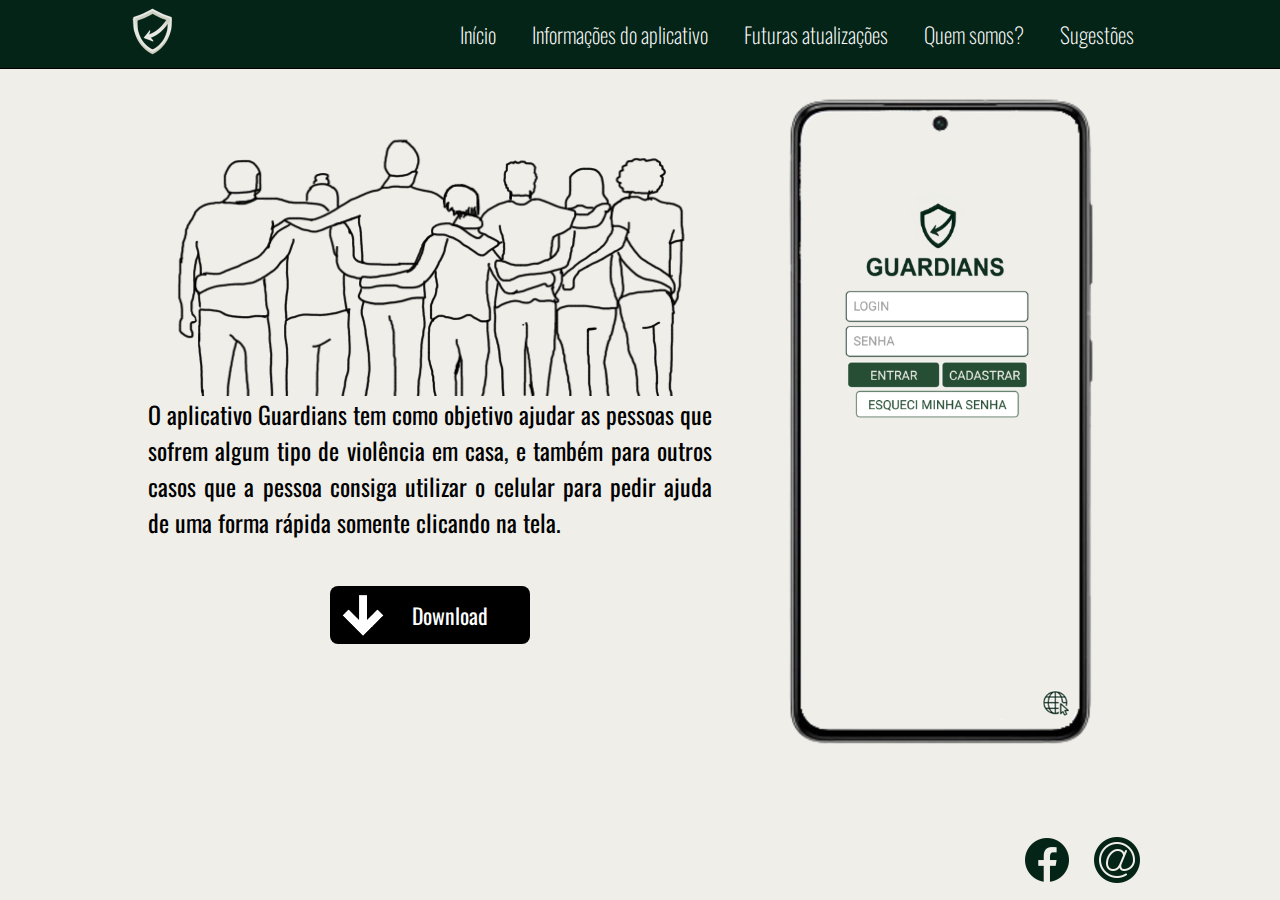
<file: index.html>
<!DOCTYPE html>
<html>
<head>
    <meta charset="UTF-8">
    <meta http-equiv="X-UA-Compatible" content="IE=edge">
    <meta name="viewport" content="width=device-width, initial-scale=1.0">
    <link rel="stylesheet" href="css/theme.css">
    <link rel="stylesheet" href="css/mediaquery.css">
    <link rel="stylesheet" href="css/mediaquerymain.css">
    <title>Guardians app | HOME</title>
</head>
<body>
    <header class="header">
        <div class='row content spaced-items'>
            <div class="left">
                <a href="/"><img src="assets/logo-clara.png" id="logo"/></a>
            </div>
            <div class="right">
                <ul id="menu-bar">
                    <li><a href="/">Início</a></li>
                    <li><a href="/info/index.html">Informações do aplicativo</a></li>
                    <li><a href="/futurasAtt/index.html">Futuras atualizações</a></li>
                    <li><a href="/quemsomos/index.html">Quem somos?</a></li>
                    <li><a href="/sobre/index.html">Sugestões</a></li>
                </ul>
            </div>
        </div>
    </header>

    <section class="download-section gradient">
        <div class="content row">
            <div class="left">
                <img src="assets/bg.png">
                <p class="app-description">
                    O aplicativo Guardians tem como objetivo ajudar as pessoas que sofrem algum tipo de violência em casa, e também para outros casos que a pessoa consiga utilizar o celular para pedir ajuda de uma forma rápida somente clicando na tela.
                </p>

                <div class="row center" onclick="download()">    
                    <p>
                        <div class="black-button">
                            <img class="download-button" src="assets/seta.png">
                            <label class="white">Download</label>
                        </div>
                    </p>
                </div>



            </div>
            <div class='right'>
                <img class="cellphone-print"src="assets/cellphone.png" alt="Guardians"/>
            </div>
        </div>

    </section>

    <footer class="footer">
        <div class="content footer-content">
            <a href='https://www.facebook.com/profile.php?id=100074591233028' target="_blank"><img  class="social-media-icon" src='assets/facebook.png'></a>
            <a href='mailto:guardians.aplicativo@gmail.com?Subject=Sugestão de melhoria' target="_blank"><img class="social-media-icon" src='assets/email.png'></a>
        </div>
    </footer>
    <script src="js/redirects.js"></script>
</body>
</html>
</file>
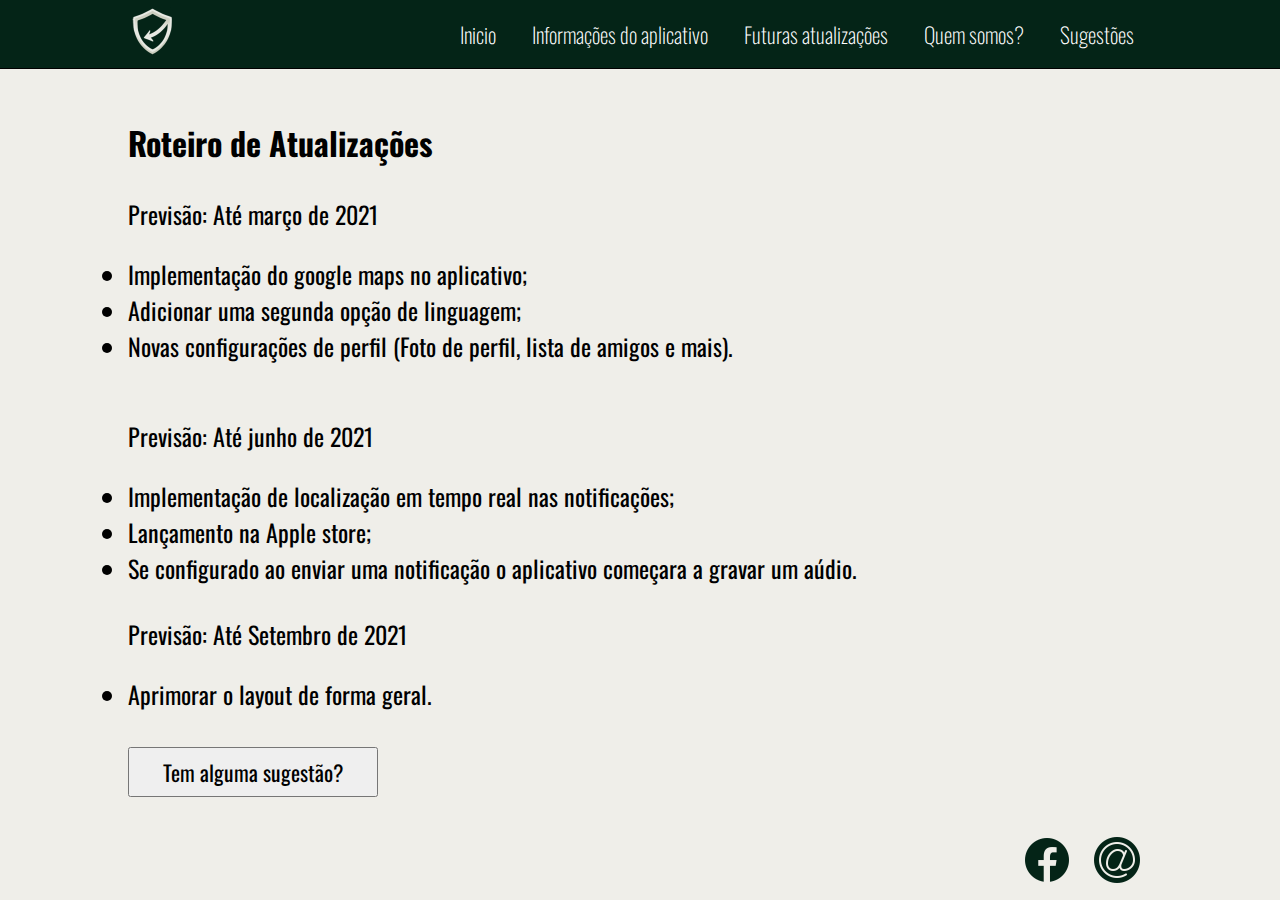
<file: futurasAtt/index.html>
<!DOCTYPE html>
<html lang="en">
<head>
    <meta charset="UTF-8">
    <meta http-equiv="X-UA-Compatible" content="IE=edge">
    <meta name="viewport" content="width=device-width, initial-scale=1.0">
    <link rel="stylesheet" href="../css/theme.css">
    <link rel="stylesheet" href="../css/mediaquery.css">
    <script src="../js/redirects.js"></script>
    <title>Guardians app | Futuras Atualizações</title>
</head>
<body>
    <header class="header">
        <div class='row content spaced-items'>
            <div class="left">
                <a href="/"><img src="../assets/logo-clara.png" id="logo"/></a>
            </div>
            <div class="right">
                <ul id="menu-bar">
                    <li><a href="/">Inicio</a></li>
                    <li><a href="/info/index.html">Informações do aplicativo</a></li>
                    <li><a href="/futurasAtt/index.html">Futuras atualizações</a></li>
                    <li><a href="/quemsomos/index.html">Quem somos?</a></li>
                    <li><a href="/sobre/index.html">Sugestões</a></li>
                </ul>
            </div>
        </div>
    </header>

    <section class="gradient att-section">
        <div class="content">
            <h1 class="titulo">Roteiro de Atualizações</h1>
            <p>Previsão: Até março de 2021</p>
            <br>
            <ul>
                <li>Implementação do google maps no aplicativo;</li>
                <li>Adicionar uma segunda opção de linguagem;</li>
                <li>Novas configurações de perfil (Foto de perfil, lista de amigos e mais).</li>
            </ul>
            <br>
            <p>Previsão: Até junho de 2021</p>
            <br>
            <ul>
                <li>Implementação de localização em tempo real nas notificações;</li>
                <li>Lançamento na Apple store;</li>
                <li>Se configurado ao enviar uma notificação o aplicativo começara a gravar um aúdio.</li>
            </ul>

            <p>Previsão: Até Setembro de 2021</p>
            <br>
            <ul>
                <li>Aprimorar o layout de forma geral.</li>
            </ul>

            <input type="button" value="Tem alguma sugestão?" onclick="redirectSugestoes()">

        </div>
    </section>

    <footer class="footer">
        <div class="content footer-content">
            <a href='http://www.facebook.com.br' target="_blank"><img  class="social-media-icon" src='../assets/facebook.png'></a>
            <a href='mailto:guardians.aplicativo@gmail.com?Subject=Sugestão de melhoria' target="_blank"><img class="social-media-icon" src='../assets/email.png'></a>
        </div>
    </footer>
</body>
</html>
</file>
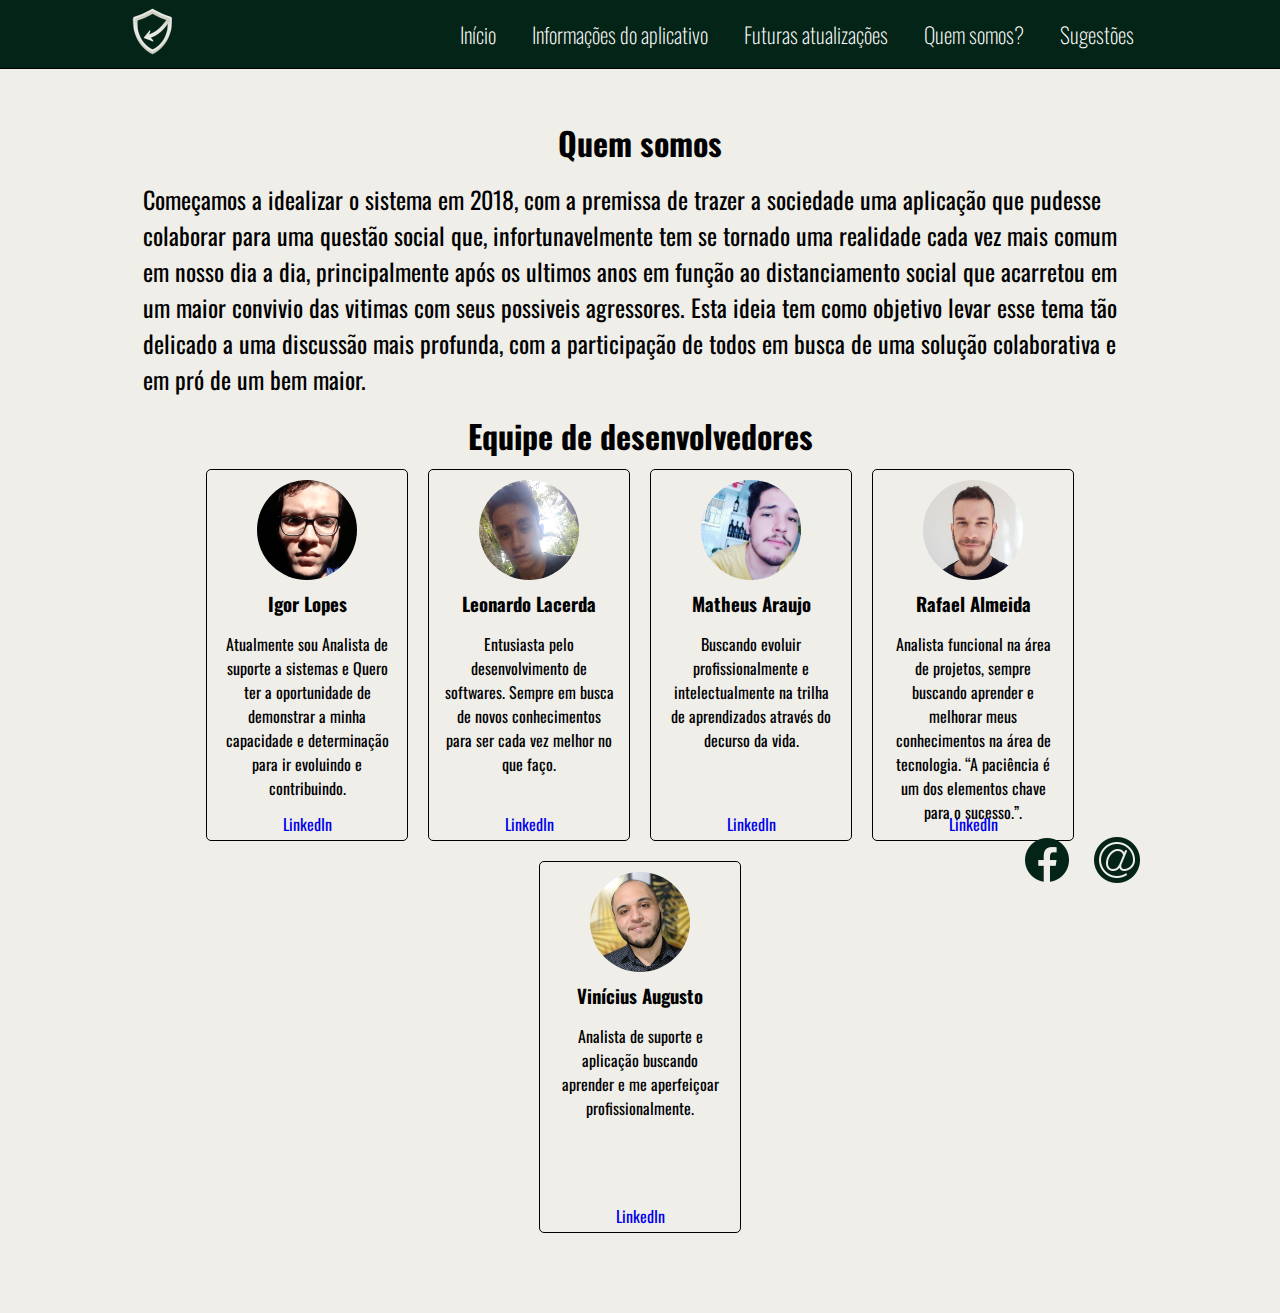
<file: quemsomos/index.html>
<!DOCTYPE html>
<html lang="en">
<head>
    <meta charset="UTF-8">
    <meta http-equiv="X-UA-Compatible" content="IE=edge">
    <meta name="viewport" content="width=device-width, initial-scale=1.0">
    <link rel="stylesheet" href="../css/theme.css">
    <link rel="stylesheet" href="../css/mediaquery.css">
    <title>Guardians app | Quem Somos</title>
</head>
<body>
    <header class="header">
        <div class='row content spaced-items'>
            <div class="left">
                <a href="/"><img src="../assets/logo-clara.png" id="logo"/></a>
            </div>
            <div class="right">
                <ul id="menu-bar">
                    <li><a href="/">Início</a></li>
                    <li><a href="/info/index.html">Informações do aplicativo</a></li>
                    <li><a href="/futurasAtt/index.html">Futuras atualizações</a></li>
                    <li><a href="/quemsomos/index.html">Quem somos?</a></li>
                    <li><a href="/sobre/index.html">Sugestões</a></li>
                </ul>
            </div>
        </div>
    </header>

    <section class="gradient section-whoarewe">
        <div class="content">

            <h1 class="titulo">Quem somos</h1>
            <p class="texto">Começamos a idealizar o sistema em 2018, com a premissa de trazer a sociedade uma aplicação que
                pudesse colaborar para uma questão social que, infortunavelmente tem se tornado uma realidade cada vez mais comum 
                em nosso dia a dia, principalmente após os ultimos anos em função ao distanciamento social que acarretou em um maior
                convivio das vitimas com seus possiveis agressores. Esta ideia tem como objetivo levar esse tema tão delicado a uma 
                discussão mais profunda, com a participação de todos em busca de uma solução colaborativa e em pró de um bem maior.
            </p>

            <h1 class="titulo">Equipe de desenvolvedores</h1>
            <div id="profiles">

                <div class="profile">
                    <img src="../assets/IgorLopes.png">
                    <h3>Igor Lopes</h3>
                    <p>Atualmente sou Analista de suporte a sistemas e Quero ter a oportunidade de demonstrar a minha capacidade e determinação para ir evoluindo e contribuindo.</p>
                    <a target="_blank" href="https://www.linkedin.com/in/igor-lopes-/">LinkedIn</a>
                </div>

                <div class="profile">
                    <img src="../assets/LeonardoLacerda.png">
                    <h3>Leonardo Lacerda</h3>
                    <p>Entusiasta pelo desenvolvimento de softwares. Sempre em busca de novos conhecimentos para ser cada vez melhor no que faço.</p>
                    <a target="_blank" href="https://www.linkedin.com/in/leonardo-pinheiro-lacerda-343768156/">LinkedIn</a>
                </div>

                <div class="profile">
                    <img src="../assets/MatheusAraujo.jpg">
                    <h3>Matheus Araujo</h3>
                    <p>Buscando evoluir profissionalmente e intelectualmente na trilha de aprendizados através do decurso da vida.</p>
                    <a target="_blank" href="https://www.linkedin.com/in/matheus-ara%C3%BAjo-281070185/">LinkedIn</a>
                </div>

                <div class="profile">
                    <img src="../assets/RafaelAlmeida.png">
                    <h3>Rafael Almeida</h3>
                    <p>Analista funcional na área de projetos, sempre buscando aprender e melhorar meus conhecimentos na área de tecnologia. 
                        “A paciência é um dos elementos chave para o sucesso.”.</p>
                    <a target="_blank" href="https://www.linkedin.com/in/rafael-almeida-da-silva-3089581b7/">LinkedIn</a>
                </div>

                <div class="profile">
                    <img src="../assets/ViniciusAugusto.png">
                    <h3>Vinícius Augusto</h3>
                    <p>Analista de suporte e aplicação buscando aprender e me aperfeiçoar profissionalmente.</p>
                    <a target="_blank" href="https://www.linkedin.com/in/viníciusvicente">LinkedIn</a>
                </div>

            </div>
        </div>
    </section>

    <footer class="footer">
        <div class="content footer-content">
            <a href='https://www.facebook.com/profile.php?id=100074591233028' target="_blank"><img  class="social-media-icon" src='../assets/facebook.png'></a>
            <a href='mailto:guardians.aplicativo@gmail.com?Subject=Sugestão de melhoria' target="_blank"><img class="social-media-icon" src='../assets/email.png'></a>
        </div>
    </footer>
</body>
</html>
</file>
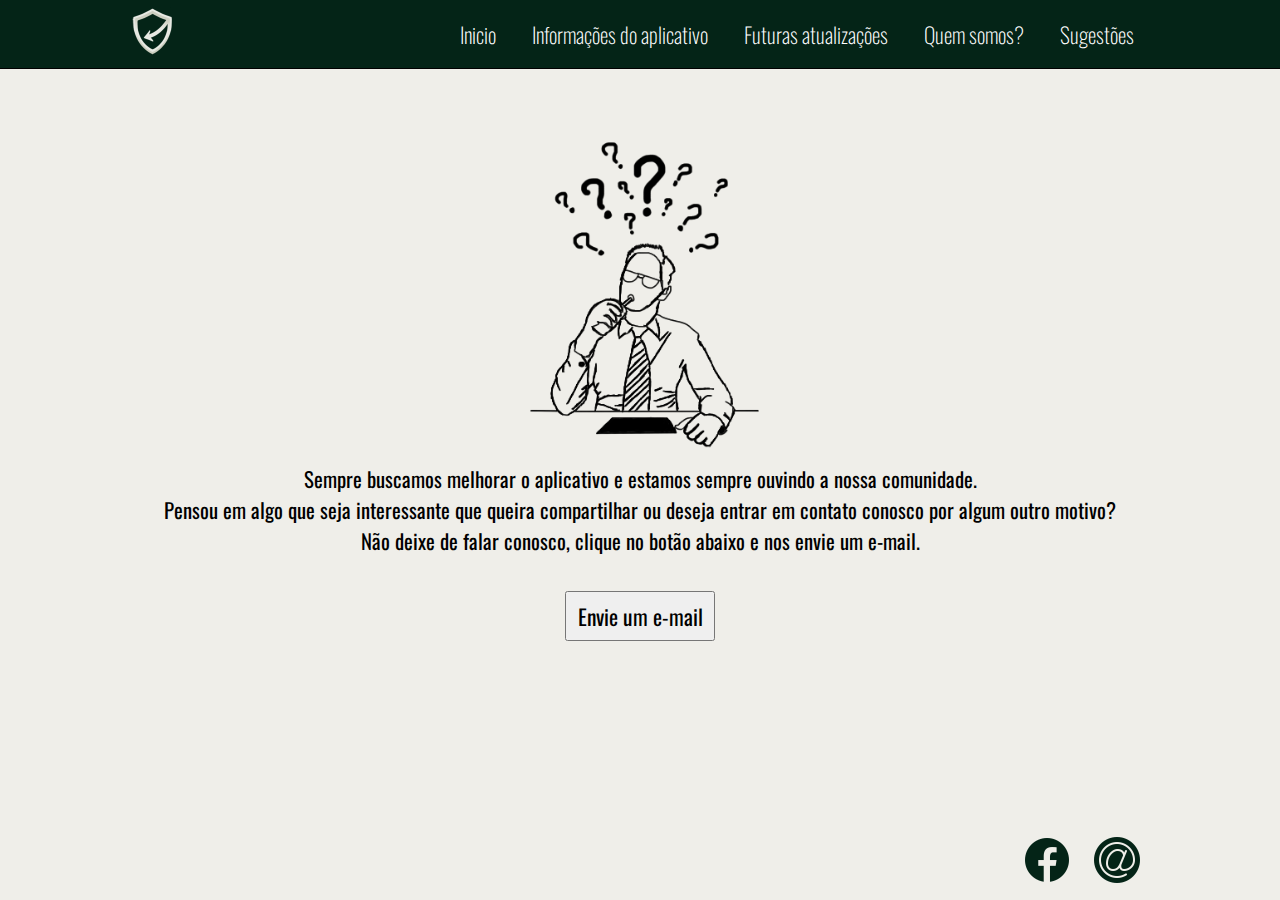
<file: sobre/index.html>
<!DOCTYPE html>
<html lang="en">
<head>
    <meta charset="UTF-8">
    <meta http-equiv="X-UA-Compatible" content="IE=edge">
    <meta name="viewport" content="width=device-width, initial-scale=1.0">
    <link rel="stylesheet" href="../css/theme.css">
    <link rel="stylesheet" href="../css/mediaquery.css">
    <script src="../js/redirects.js"></script>
    <title>Guardians app | Sugestões</title>
</head>
<body>
    <header class="header">
        <div class='row content spaced-items'>
            <div class="left">
                <a href="/"><img src="../assets/logo-clara.png" id="logo"/></a>
            </div>
            <div class="right">
                <ul id="menu-bar">
                    <li><a href="/">Inicio</a></li>
                    <li><a href="/info/index.html">Informações do aplicativo</a></li>
                    <li><a href="/futurasAtt/index.html">Futuras atualizações</a></li>
                    <li><a href="/quemsomos/index.html">Quem somos?</a></li>
                    <li><a href="/sobre/index.html">Sugestões</a></li>
                </ul>
            </div>
        </div>
    </header>

    <section class="gradient sobre-section">
        <div class="content">
            <img src="../assets/duvida.png" id="questionguy">
            <p>Sempre buscamos melhorar o aplicativo e estamos sempre ouvindo a nossa comunidade.</p>
            <p>Pensou em algo que seja interessante que queira compartilhar ou deseja entrar em contato conosco por algum outro motivo?</p>
            <p>Não deixe de falar conosco, clique no botão abaixo e nos envie um e-mail.</p>
            <input type="button" value="Envie um e-mail" onclick="redirectSendEmail()">
        </div>
    </section>

    <footer class="footer">
        <div class="content footer-content">
            <a href='http://www.facebook.com.br' target="_blank"><img  class="social-media-icon" src='../assets/facebook.png'></a>
            <a href='mailto:guardians.aplicativo@gmail.com?Subject=Sugestão de melhoria' target="_blank"><img class="social-media-icon" src='../assets/email.png'></a>
        </div>
    </footer>
</body>
</html>
</file>
<file: css/theme.css>
@import url('https://fonts.googleapis.com/css2?family=Oswald:wght@200;400&display=swap');


:root{
    --bodycolor : #efeee9;
    --primary : #042417;
    --highlight : rgb(94, 119, 96);
    --primaryfont : white;
    --highlightfont: white;
}

*{
    margin: 0px;
    padding: 0px;
    font-family: 'Oswald', sans-serif;
}

a:link, a:active{
    text-decoration: none;
}

body{
    background-color: var(--bodycolor);
    padding-bottom: 70px;
}

.content{
    width: 80%;
    max-width: 1300px;
    margin: 0 auto;
}

.header {
    background-color: var(--primary);
    justify-content: center;
    border-bottom: 1px solid black;
}

#menu-bar{
    display: flex;
    flex-direction: row;
    list-style: none;
}

#menu-bar li {
    color: var(--primaryfont);
    padding: 18px;
    font-size: 1.35rem;
    text-align: center;
    align-items: center;
    display: flex;
    cursor:pointer
}

#menu-bar li a{
    color: var(--primaryfont);
    text-decoration: none;
    font-weight: 200 !important;
}

#menu-bar li:hover{
    color: var(--highlightfont);
    background-color: var(--highlight);
    border-radius: 5px;
    font-size: 1.35rem;
}

.row{
    display: flex;
    flex-direction: row;
}

.spaced-items{
    justify-content: space-between;
    align-items: center;
}

#logo{
    width:50px
}

.social-media-icon{
    width:50px;
    padding: 10px;
}

.social-media-icon:hover{
   background-color: var(--primary);
}

.footer{
    position: fixed;
    bottom: 0px;
    width: 100%;
}

.footer-content{
    display:flex;
    justify-content: flex-end;
}

.download-section {
    height: 500px;
    display: flex;
    flex-direction: column;
    margin-top: 25px;
}

.download-section .right{
    display: flex;
    flex-direction: row;
    justify-content: center;
    width: 40%;
}

.download-section .left{
    display: flex;
    flex-direction: column;
    width: 59%;
    height: inherit;
}
.download-button{
    height: 50px;
    margin: 4px;
    margin-left: -12px;
}

.black-button{
    background-color: black;
    height: 58px;
    width: 200px;
    border-radius: 8px;
    margin-top: 16px;
    display: flex;
    align-items: center;;
}

.black-button label {
    font-size: 1.36rem;
    cursor: pointer;
}

.googleplay{
    height: 90px;
}

.center{
    display: flex;
    align-self: center;
}

.cellphone-print{
    height: 650px;
    width: auto;
    align-self: center;
}

.white {
    color: white;
}

.app-description {
    text-align: justify;
    font-size: 1.5rem;
    margin: 20px;
    margin-top: 0px;
    margin-bottom: 30px;
}

.sobre-section, .section-whoarewe{
    display: flex;
}

.sobre-section .content, .section-whoarewe .content{
    margin-top: 50px;
    display:flex;
    flex-direction: column;
    align-items: center
}

.sobre-section .content input{
    margin-top: 35px;
    font-size: 1.35rem;
    height: 50px;
    width: 150px
}

.att-section .content input{
    margin-top: 35px;
    font-size: 1.35rem;
    height: 50px;
    width: 250px
}

.sobre-section p {
    font-size: 1.3rem;
}

.titulo{
    font-size: 2rem;
}

.texto{
    margin: 15px;
    font-size: 1.5rem;
}


#profiles{
    display:flex;
    flex-wrap: wrap;
    flex-direction: row;
    justify-content: center;
}

.profile{
    position:relative;
    border: 1px solid black;
    border-radius: 5px;
    height: 370px;
    width: 200px;
    display: flex;
    align-items: center;
    flex-direction: column;
    margin: 10px
}

.profile img{
    width: 100px;
    height: 100px;
    border-radius: 50px;
    margin: 10px;
}

.profile a{
    position: absolute;
    bottom: 4px;
}

.profile p {
    margin: 15px;
    text-align: center;
}

.att-section .content{
    padding-top: 50px;
    display:flex;
    flex-direction: column;
    align-items: left;
}

.att-section .content p, .att-section .content h1, .att-section .content ul li{
    width:fit-content;
} 

.att-section .content h1 {
    font-size: 2rem;
}

.att-section .content p {
    margin-top: 30px;
}

.att-section .content p, .att-section .content ul li {
    font-size: 1.5rem;
}

.info-section .content{
    padding-top: 50px;
    display:flex;
    flex-direction: column;
    align-items: center;
}

.info-section .content h1{
    width: fit-content;
    font-size: 2rem;
}

.info-section .content p {
    margin-top: 30px;
    font-size: 1.5rem;
}

#questionguy{
    width: 500px;
}
</file>
<file: css/mediaquery.css>
@media(max-width: 850px) {
    .header div{
        flex-direction: column;
    }

    #menu-bar li a {
        font-size: 15px;
    }

    #menu-bar li{
        padding: 10px;
    }

    #logo{
        margin-top: 15px;
        width:75px
    }

    .social-media-icon{
        width:40px;
        padding: 3px;
    }

    p{
        font-size: 1rem !important;
    }

    h1{
        font-size: 1.1rem !important;
    }
    
    ul li{
        font-size: 1rem !important;
    }

    .att-section .content input {
        font-size: 1rem !important;
        width:150px
    }

}

@media(max-width: 340px) {
    #menu-bar li a {
        font-size: 13px;
    }

    #menu-bar li{
        padding: 7px;
    }

    p{
        font-size: 1rem !important;
    }

    h1{
        font-size: 1.1rem !important;
    }
    
    ul li{
        font-size: 1rem !important;
    }

    .att-section .content input {
        font-size: 1rem !important;
        width:150px
    }

}
</file>
<file: css/mediaquerymain.css>
@media(max-width: 850px) {
    .download-section .content{
        flex-direction: column;
    }

    .download-section .content .left{
        width:100%;
        margin-top: 30px;
        margin-bottom: 100px;
    }

    .download-section .content .right{
       display: none;
    }

    .black-button{
        height: 26px;
        width: 125px;
        border-radius: 4px;
        margin-top: 16px;
    }
    
    .black-button label {
        font-size: 1rem;
    }

    .download-button{
        height: 20px;
        margin: 4px;
    }


}

@media(max-width: 340px) {
    
}
</file>
